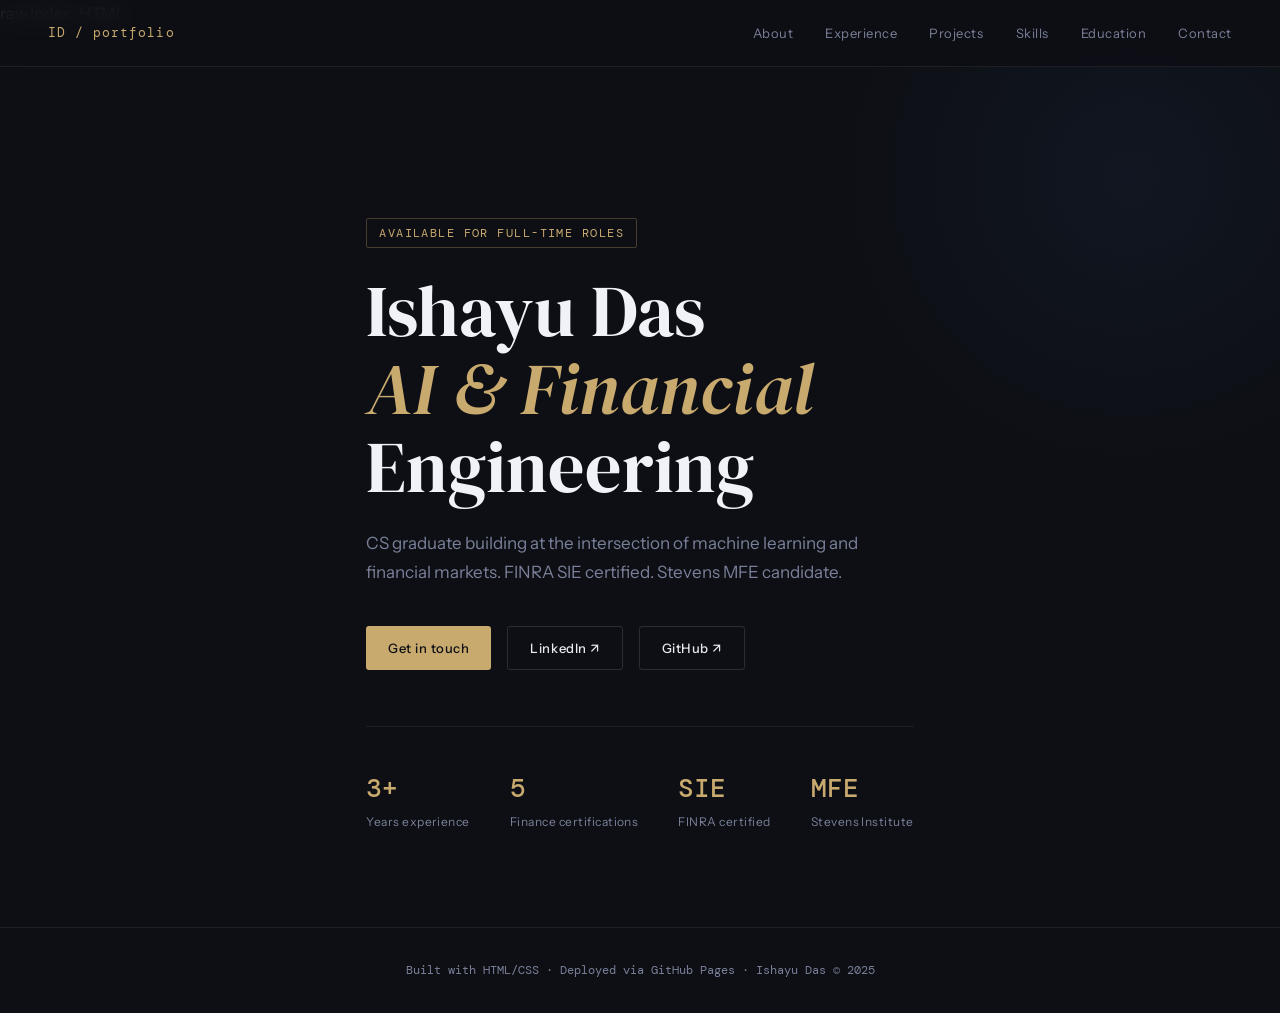
<file: index.html>
raw
Index · HTML
<!DOCTYPE html>
<html lang="en">
<head>
  <meta charset="UTF-8" />
  <meta name="viewport" content="width=device-width, initial-scale=1.0" />
  <title>Ishayu Das — AI & Financial Engineering</title>
  <link rel="preconnect" href="https://fonts.googleapis.com" />
  <link rel="preconnect" href="https://fonts.gstatic.com" crossorigin />
  <link href="https://fonts.googleapis.com/css2?family=DM+Serif+Display:ital@0;1&family=DM+Mono:wght@400;500&family=Instrument+Sans:wght@400;500;600&display=swap" rel="stylesheet" />
  <link rel="stylesheet" href="style.css" />
</head>
<body>
 
  <section id="hero">
    <div class="container">
      <div class="hero-tag">Available for full-time roles</div>
      <h1>Ishayu Das<br><em>AI &amp; Financial</em><br>Engineering</h1>
      <p class="hero-sub">CS graduate building at the intersection of machine learning and financial markets. FINRA SIE certified. Stevens MFE candidate.</p>
      <div class="hero-links">
        <a href="contact.html" class="btn btn-primary">Get in touch</a>
        <a href="https://linkedin.com/in/ishayudas" target="_blank" class="btn btn-ghost">LinkedIn ↗</a>
        <a href="https://github.com/ishayudas" target="_blank" class="btn btn-ghost">GitHub ↗</a>
      </div>
      <div class="hero-stats">
        <div>
          <div class="stat-num">3+</div>
          <div class="stat-label">Years experience</div>
        </div>
        <div>
          <div class="stat-num">5</div>
          <div class="stat-label">Finance certifications</div>
        </div>
        <div>
          <div class="stat-num">SIE</div>
          <div class="stat-label">FINRA certified</div>
        </div>
        <div>
          <div class="stat-num">MFE</div>
          <div class="stat-label">Stevens Institute</div>
        </div>
      </div>
    </div>
  </section>
 
  <script src="nav.js"></script>
</body>
</html>
</file>
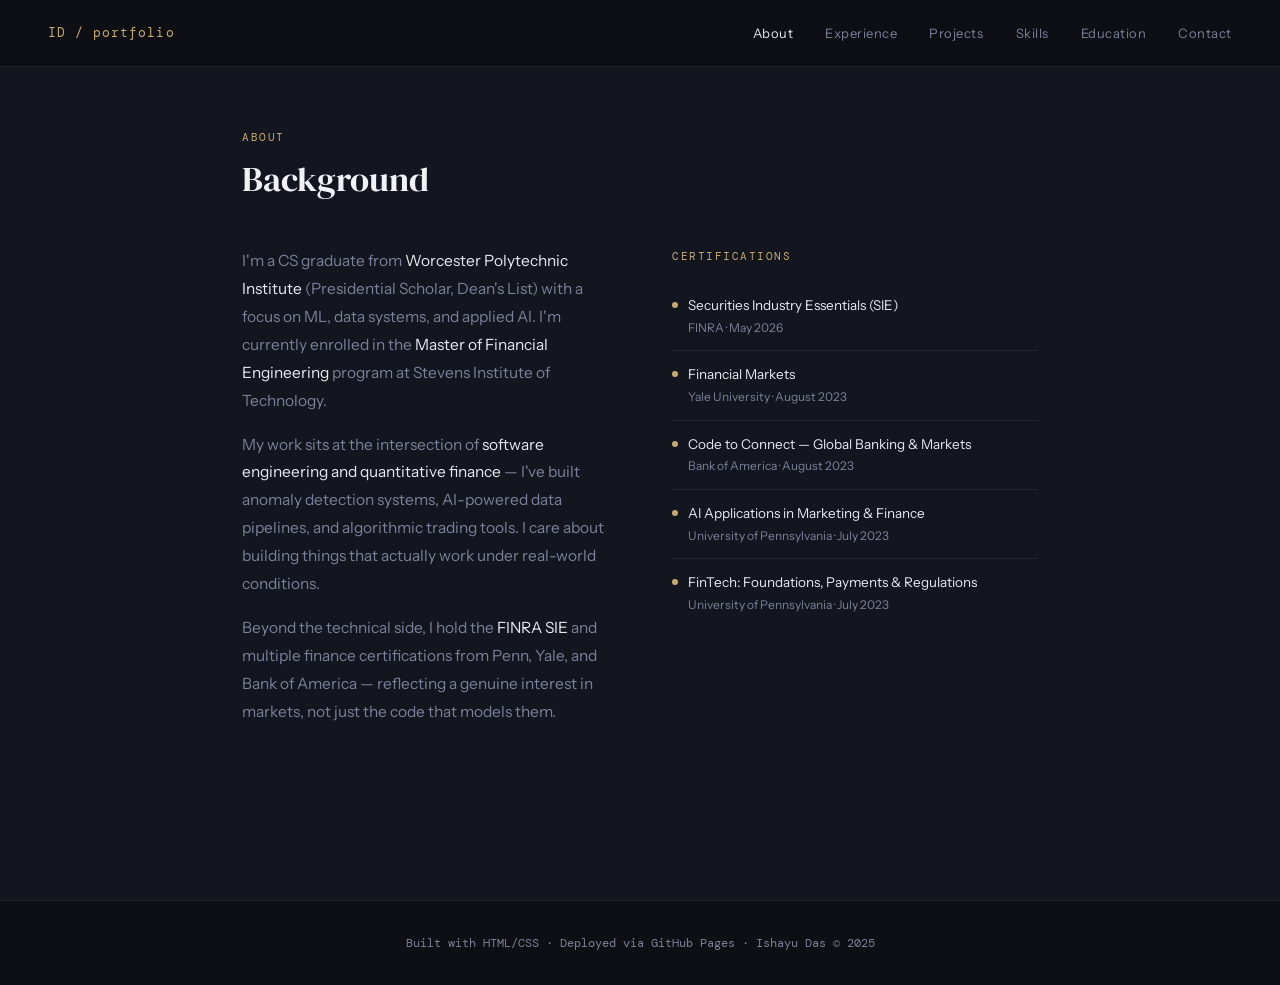
<file: about.html>
<!DOCTYPE html>
<html lang="en">
<head>
  <meta charset="UTF-8" />
  <meta name="viewport" content="width=device-width, initial-scale=1.0" />
  <title>About — Ishayu Das</title>
  <link rel="preconnect" href="https://fonts.googleapis.com" />
  <link rel="preconnect" href="https://fonts.gstatic.com" crossorigin />
  <link href="https://fonts.googleapis.com/css2?family=DM+Serif+Display:ital@0;1&family=DM+Mono:wght@400;500&family=Instrument+Sans:wght@400;500;600&display=swap" rel="stylesheet" />
  <link rel="stylesheet" href="style.css" />
</head>
<body>

  <section id="about" class="page-section">
    <div class="container fade-in">
      <div class="section-label">about</div>
      <h2>Background</h2>
      <div class="about-grid">
        <div class="about-text">
          <p>I'm a CS graduate from <span>Worcester Polytechnic Institute</span> (Presidential Scholar, Dean's List) with a focus on ML, data systems, and applied AI. I'm currently enrolled in the <span>Master of Financial Engineering</span> program at Stevens Institute of Technology.</p>
          <p>My work sits at the intersection of <span>software engineering and quantitative finance</span> — I've built anomaly detection systems, AI-powered data pipelines, and algorithmic trading tools. I care about building things that actually work under real-world conditions.</p>
          <p>Beyond the technical side, I hold the <span>FINRA SIE</span> and multiple finance certifications from Penn, Yale, and Bank of America — reflecting a genuine interest in markets, not just the code that models them.</p>
        </div>
        <div>
          <div class="section-label" style="margin-bottom:1rem;">Certifications</div>
          <ul class="cert-list">
            <li>
              <span class="cert-dot"></span>
              <div>
                <div class="cert-name">Securities Industry Essentials (SIE)</div>
                <div class="cert-issuer">FINRA · May 2026</div>
              </div>
            </li>
            <li>
              <span class="cert-dot"></span>
              <div>
                <div class="cert-name">Financial Markets</div>
                <div class="cert-issuer">Yale University · August 2023</div>
              </div>
            </li>
            <li>
              <span class="cert-dot"></span>
              <div>
                <div class="cert-name">Code to Connect — Global Banking &amp; Markets</div>
                <div class="cert-issuer">Bank of America · August 2023</div>
              </div>
            </li>
            <li>
              <span class="cert-dot"></span>
              <div>
                <div class="cert-name">AI Applications in Marketing &amp; Finance</div>
                <div class="cert-issuer">University of Pennsylvania · July 2023</div>
              </div>
            </li>
            <li>
              <span class="cert-dot"></span>
              <div>
                <div class="cert-name">FinTech: Foundations, Payments &amp; Regulations</div>
                <div class="cert-issuer">University of Pennsylvania · July 2023</div>
              </div>
            </li>
          </ul>
        </div>
      </div>
    </div>
  </section>

  <script src="nav.js"></script>
</body>
</html>
</file>
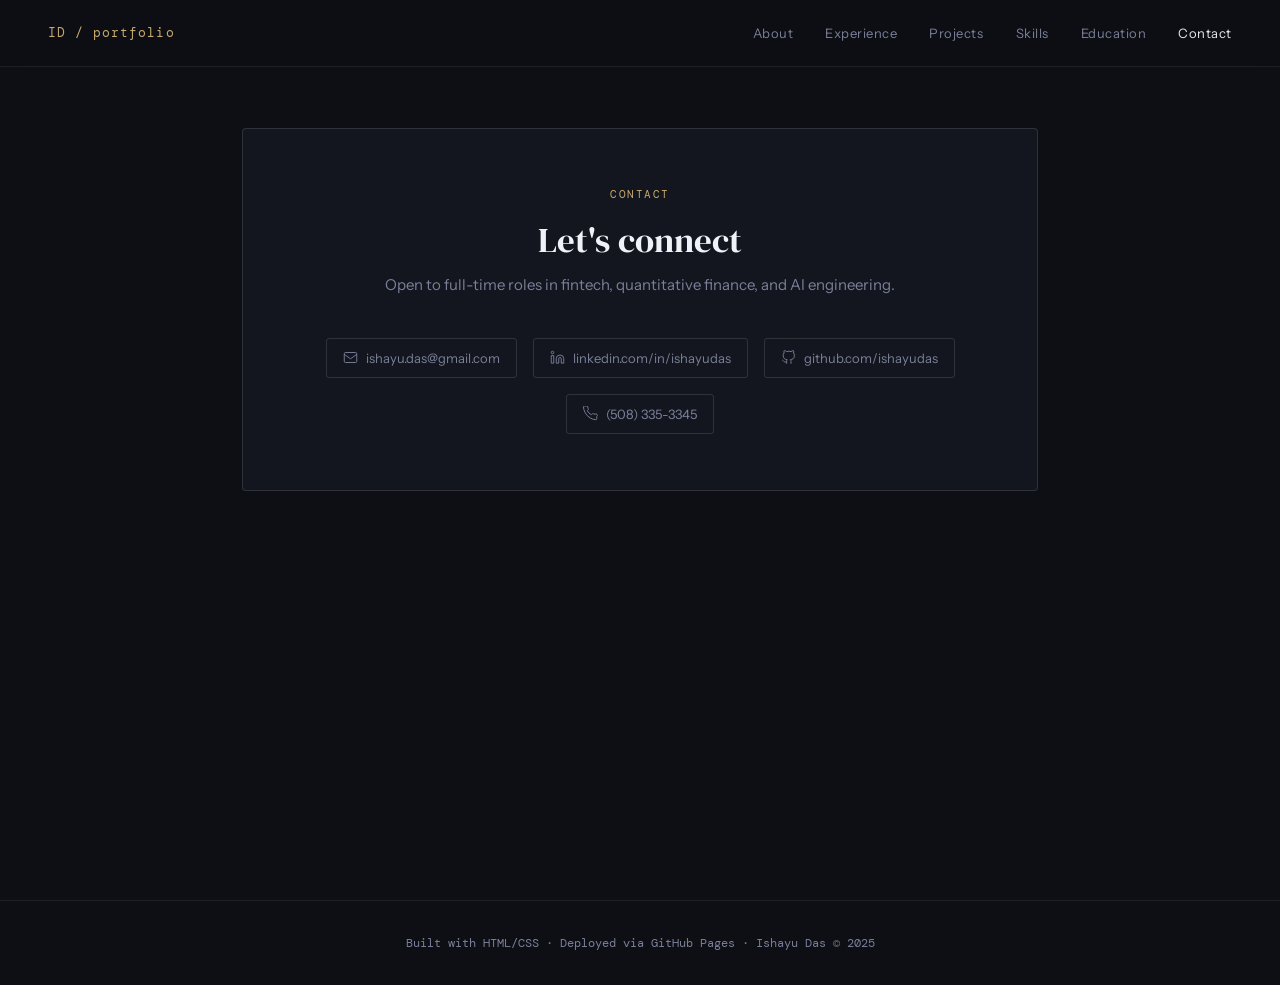
<file: contact.html>
<!DOCTYPE html>
<html lang="en">
<head>
  <meta charset="UTF-8" />
  <meta name="viewport" content="width=device-width, initial-scale=1.0" />
  <title>Contact — Ishayu Das</title>
  <link rel="preconnect" href="https://fonts.googleapis.com" />
  <link rel="preconnect" href="https://fonts.gstatic.com" crossorigin />
  <link href="https://fonts.googleapis.com/css2?family=DM+Serif+Display:ital@0;1&family=DM+Mono:wght@400;500&family=Instrument+Sans:wght@400;500;600&display=swap" rel="stylesheet" />
  <link rel="stylesheet" href="style.css" />
</head>
<body>

  <section id="contact" class="page-section">
    <div class="container fade-in">
      <div class="contact-inner">
        <div class="section-label" style="text-align:center; margin-bottom:1rem;">contact</div>
        <h2 style="margin-bottom:0.75rem;">Let's connect</h2>
        <p class="contact-sub">Open to full-time roles in fintech, quantitative finance, and AI engineering.</p>
        <div class="contact-links">
          <a href="mailto:ishayu.das@gmail.com" class="contact-link">
            <svg viewBox="0 0 24 24" fill="none" stroke="currentColor" stroke-width="1.5"><rect x="2" y="4" width="20" height="16" rx="2"/><path d="M2 7l10 7 10-7"/></svg>
            ishayu.das@gmail.com
          </a>
          <a href="linkedin.com/in/ishayu-das-88b687170/" target="_blank" class="contact-link">
            <svg viewBox="0 0 24 24" fill="none" stroke="currentColor" stroke-width="1.5"><path d="M16 8a6 6 0 016 6v7h-4v-7a2 2 0 00-2-2 2 2 0 00-2 2v7h-4v-7a6 6 0 016-6zM2 9h4v12H2z"/><circle cx="4" cy="4" r="2"/></svg>
            linkedin.com/in/ishayudas
          </a>
          <a href="https://github.com/IshayuD" target="_blank" class="contact-link">
            <svg viewBox="0 0 24 24" fill="none" stroke="currentColor" stroke-width="1.5"><path d="M9 19c-5 1.5-5-2.5-7-3m14 6v-3.87a3.37 3.37 0 00-.94-2.61c3.14-.35 6.44-1.54 6.44-7A5.44 5.44 0 0020 4.77 5.07 5.07 0 0019.91 1S18.73.65 16 2.48a13.38 13.38 0 00-7 0C6.27.65 5.09 1 5.09 1A5.07 5.07 0 005 4.77a5.44 5.44 0 00-1.5 3.78c0 5.42 3.3 6.61 6.44 7A3.37 3.37 0 009 18.13V22"/></svg>
            github.com/ishayudas
          </a>
          <a href="tel:(508)335-3345" class="contact-link">
            <svg viewBox="0 0 24 24" fill="none" stroke="currentColor" stroke-width="1.5"><path d="M22 16.92v3a2 2 0 01-2.18 2 19.79 19.79 0 01-8.63-3.07A19.5 19.5 0 013.07 9.81 19.79 19.79 0 01.67 1.18 2 2 0 012.68 0h3a2 2 0 012 1.72c.127.96.361 1.903.7 2.81a2 2 0 01-.45 2.11L6.91 7.61a16 16 0 006.29 6.29l1.02-1.02a2 2 0 012.11-.45c.907.339 1.85.573 2.81.7A2 2 0 0122 16.92z"/></svg>
            (508) 335-3345
          </a>
        </div>
      </div>
    </div>
  </section>

  <script src="nav.js"></script>
</body>
</html>
</file>
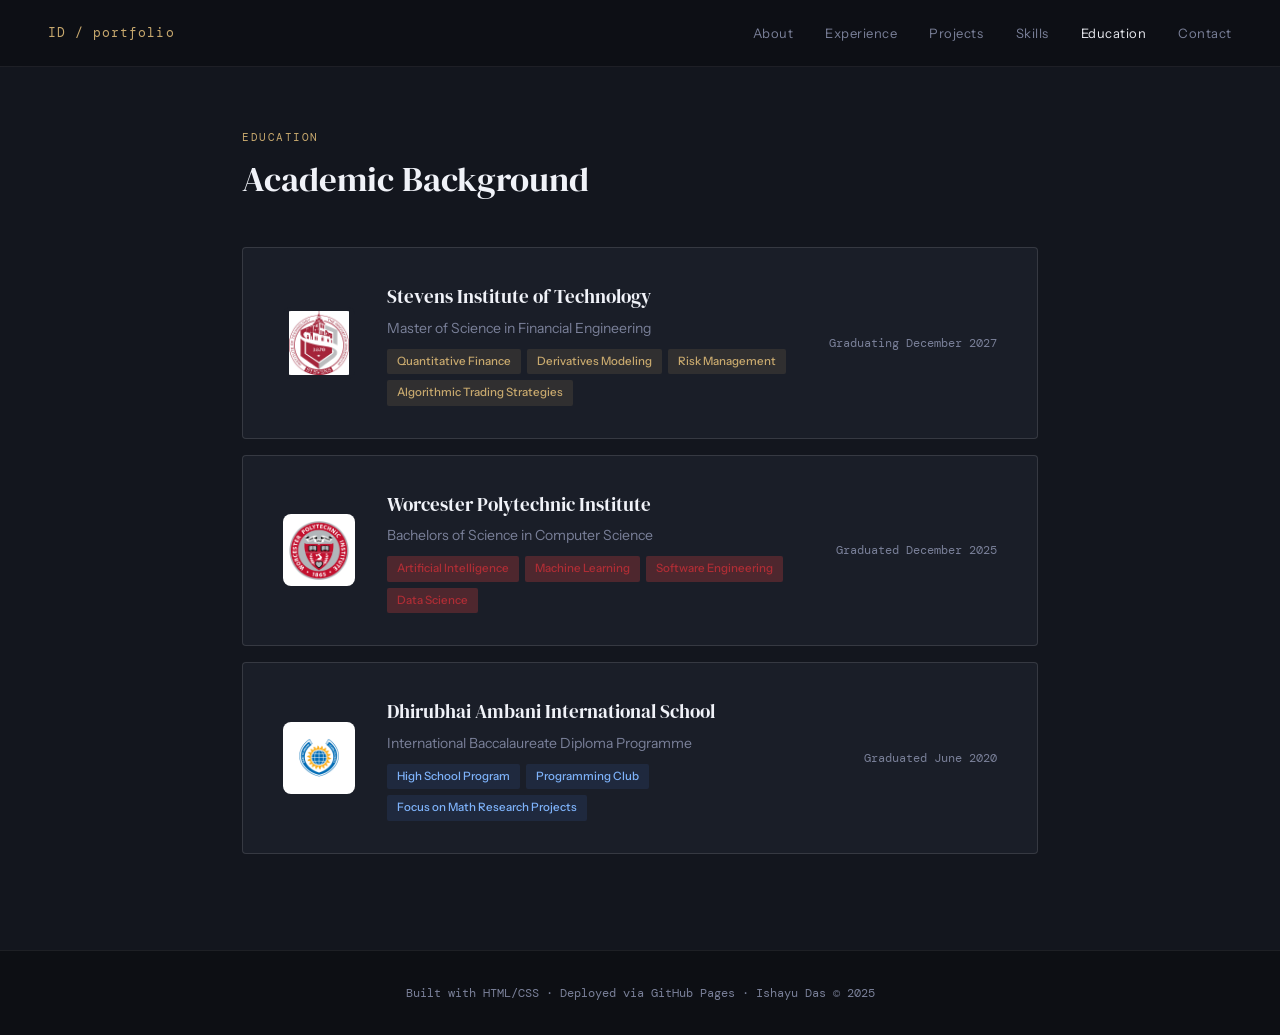
<file: education.html>
<!DOCTYPE html>
<html lang="en">
<head>
  <meta charset="UTF-8" />
  <meta name="viewport" content="width=device-width, initial-scale=1.0" />
  <title>Education — Ishayu Das</title>
  <link rel="preconnect" href="https://fonts.googleapis.com" />
  <link rel="preconnect" href="https://fonts.gstatic.com" crossorigin />
  <link href="https://fonts.googleapis.com/css2?family=DM+Serif+Display:ital@0;1&family=DM+Mono:wght@400;500&family=Instrument+Sans:wght@400;500;600&display=swap" rel="stylesheet" />
  <link rel="stylesheet" href="style.css" />
  <style>
    .edu-card {
      display: flex;
      align-items: center;
      gap: 2rem;
      flex-wrap: wrap;
    }
    .edu-logo {
      width: 72px;
      height: 72px;
      object-fit: contain;
      border-radius: 8px;
      background: #fff;
      padding: 6px;
      flex-shrink: 0;
    }
    .edu-logo.dark-bg {
      background: #1a1e28;
      padding: 4px;
    }
    .edu-body { flex: 1; min-width: 200px; }
    .edu-right { margin-left: auto; }
  </style>
</head>
<body>

  <section id="education" class="page-section">
    <div class="container fade-in">
      <div class="section-label">education</div>
      <h2>Academic Background</h2>

      <!-- Stevens -->
      <div class="edu-card" style="background: var(--bg3); border: 0.5px solid var(--border2); border-radius: 4px; padding: 2rem 2.5rem; margin-bottom: 1rem;">
        <img src="images/stevens.jpg" alt="Stevens Institute of Technology logo" class="edu-logo dark-bg" />
        <div class="edu-body">
          <div class="edu-school">Stevens Institute of Technology</div>
          <div class="edu-degree">Master of Science in Financial Engineering</div>
          <div class="edu-badges">
            <span class="badge badge-gold">Quantitative Finance</span>
            <span class="badge badge-gold">Derivatives Modeling</span>
            <span class="badge badge-gold">Risk Management</span>
            <span class="badge badge-gold">Algorithmic Trading Strategies</span>
          </div>
        </div>
        <div class="edu-right edu-date">Graduating December 2027</div>
      </div>

      <!-- WPI -->
      <div class="edu-card" style="background: var(--bg3); border: 0.5px solid var(--border2); border-radius: 4px; padding: 2rem 2.5rem; margin-bottom: 1rem;">
        <img src="images/wpi.png" alt="Worcester Polytechnic Institute logo" class="edu-logo" />
        <div class="edu-body">
          <div class="edu-school">Worcester Polytechnic Institute</div>
          <div class="edu-degree">Bachelors of Science in Computer Science</div>
          <div class="edu-badges">
            <span class="badge badge-red">Artificial Intelligence</span>
            <span class="badge badge-red">Machine Learning</span>
            <span class="badge badge-red">Software Engineering</span>
            <span class="badge badge-red">Data Science</span>
          </div>
        </div>
        <div class="edu-right edu-date">Graduated December 2025</div>
      </div>

      <!-- DAIS -->
      <div class="edu-card" style="background: var(--bg3); border: 0.5px solid var(--border2); border-radius: 4px; padding: 2rem 2.5rem; margin-bottom: 1rem;">
        <img src="images/dais.png" alt="Dhirubhai Ambani International School logo" class="edu-logo" />
        <div class="edu-body">
          <div class="edu-school">Dhirubhai Ambani International School</div>
          <div class="edu-degree">International Baccalaureate Diploma Programme</div>
          <div class="edu-badges">
            <span class="badge badge-blue">High School Program</span>
            <span class="badge badge-blue">Programming Club</span>
            <span class="badge badge-blue">Focus on Math Research Projects</span>
          </div>
        </div>
        <div class="edu-right edu-date">Graduated June 2020</div>
      </div>

    </div>
  </section>

  <script src="nav.js"></script>
</body>
</html>
</file>
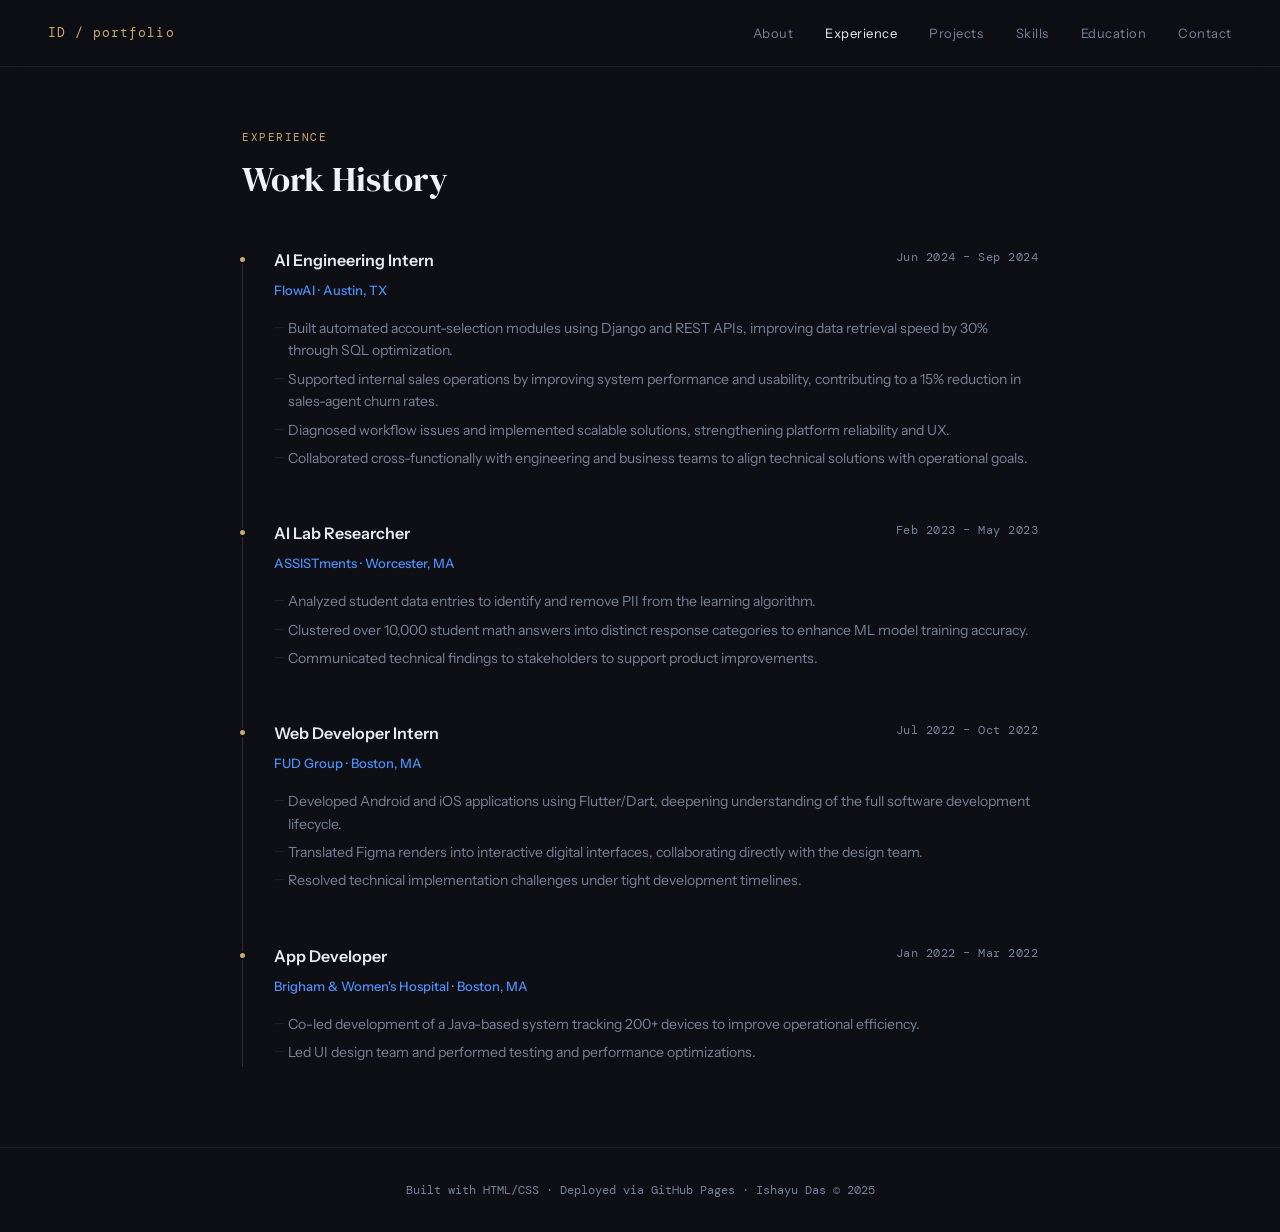
<file: experience.html>
<!DOCTYPE html>
<html lang="en">
<head>
  <meta charset="UTF-8" />
  <meta name="viewport" content="width=device-width, initial-scale=1.0" />
  <title>Experience — Ishayu Das</title>
  <link rel="preconnect" href="https://fonts.googleapis.com" />
  <link rel="preconnect" href="https://fonts.gstatic.com" crossorigin />
  <link href="https://fonts.googleapis.com/css2?family=DM+Serif+Display:ital@0;1&family=DM+Mono:wght@400;500&family=Instrument+Sans:wght@400;500;600&display=swap" rel="stylesheet" />
  <link rel="stylesheet" href="style.css" />
</head>
<body>

  <section id="experience" class="page-section">
    <div class="container fade-in">
      <div class="section-label">experience</div>
      <h2>Work History</h2>
      <div class="timeline">

        <div class="job">
          <div class="job-header">
            <span class="job-title">AI Engineering Intern</span>
            <span class="job-date">Jun 2024 – Sep 2024</span>
          </div>
          <div class="job-company">FlowAI · Austin, TX</div>
          <ul class="job-bullets">
            <li>Built automated account-selection modules using Django and REST APIs, improving data retrieval speed by 30% through SQL optimization.</li>
            <li>Supported internal sales operations by improving system performance and usability, contributing to a 15% reduction in sales-agent churn rates.</li>
            <li>Diagnosed workflow issues and implemented scalable solutions, strengthening platform reliability and UX.</li>
            <li>Collaborated cross-functionally with engineering and business teams to align technical solutions with operational goals.</li>
          </ul>
        </div>

        <div class="job">
          <div class="job-header">
            <span class="job-title">AI Lab Researcher</span>
            <span class="job-date">Feb 2023 – May 2023</span>
          </div>
          <div class="job-company">ASSISTments · Worcester, MA</div>
          <ul class="job-bullets">
            <li>Analyzed student data entries to identify and remove PII from the learning algorithm.</li>
            <li>Clustered over 10,000 student math answers into distinct response categories to enhance ML model training accuracy.</li>
            <li>Communicated technical findings to stakeholders to support product improvements.</li>
          </ul>
        </div>

        <div class="job">
          <div class="job-header">
            <span class="job-title">Web Developer Intern</span>
            <span class="job-date">Jul 2022 – Oct 2022</span>
          </div>
          <div class="job-company">FUD Group · Boston, MA</div>
          <ul class="job-bullets">
            <li>Developed Android and iOS applications using Flutter/Dart, deepening understanding of the full software development lifecycle.</li>
            <li>Translated Figma renders into interactive digital interfaces, collaborating directly with the design team.</li>
            <li>Resolved technical implementation challenges under tight development timelines.</li>
          </ul>
        </div>

        <div class="job">
          <div class="job-header">
            <span class="job-title">App Developer</span>
            <span class="job-date">Jan 2022 – Mar 2022</span>
          </div>
          <div class="job-company">Brigham &amp; Women's Hospital · Boston, MA</div>
          <ul class="job-bullets">
            <li>Co-led development of a Java-based system tracking 200+ devices to improve operational efficiency.</li>
            <li>Led UI design team and performed testing and performance optimizations.</li>
          </ul>
        </div>

      </div>
    </div>
  </section>

  <script src="nav.js"></script>
</body>
</html>
</file>
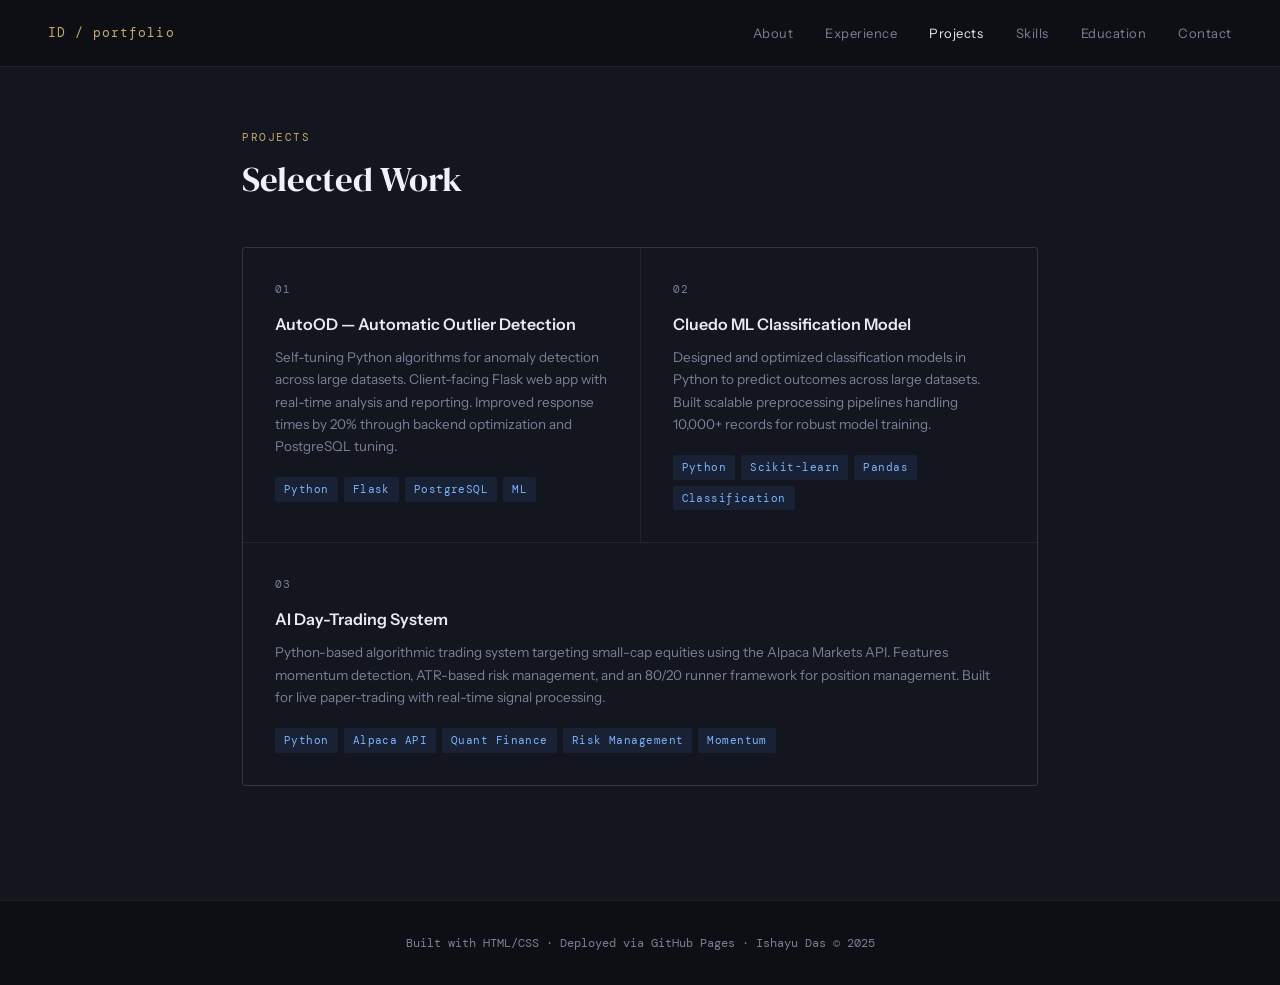
<file: projects.html>
<!DOCTYPE html>
<html lang="en">
<head>
  <meta charset="UTF-8" />
  <meta name="viewport" content="width=device-width, initial-scale=1.0" />
  <title>Projects — Ishayu Das</title>
  <link rel="preconnect" href="https://fonts.googleapis.com" />
  <link rel="preconnect" href="https://fonts.gstatic.com" crossorigin />
  <link href="https://fonts.googleapis.com/css2?family=DM+Serif+Display:ital@0;1&family=DM+Mono:wght@400;500&family=Instrument+Sans:wght@400;500;600&display=swap" rel="stylesheet" />
  <link rel="stylesheet" href="style.css" />
</head>
<body>

  <section id="projects" class="page-section">
    <div class="container fade-in">
      <div class="section-label">projects</div>
      <h2>Selected Work</h2>
      <div class="projects-grid">

        <div class="project-card">
          <div class="project-num">01</div>
          <div class="project-name">AutoOD — Automatic Outlier Detection</div>
          <div class="project-desc">Self-tuning Python algorithms for anomaly detection across large datasets. Client-facing Flask web app with real-time analysis and reporting. Improved response times by 20% through backend optimization and PostgreSQL tuning.</div>
          <div class="tag-row">
            <span class="tag">Python</span>
            <span class="tag">Flask</span>
            <span class="tag">PostgreSQL</span>
            <span class="tag">ML</span>
          </div>
        </div>

        <div class="project-card">
          <div class="project-num">02</div>
          <div class="project-name">Cluedo ML Classification Model</div>
          <div class="project-desc">Designed and optimized classification models in Python to predict outcomes across large datasets. Built scalable preprocessing pipelines handling 10,000+ records for robust model training.</div>
          <div class="tag-row">
            <span class="tag">Python</span>
            <span class="tag">Scikit-learn</span>
            <span class="tag">Pandas</span>
            <span class="tag">Classification</span>
          </div>
        </div>

        <div class="project-card full">
          <div class="project-num">03</div>
          <div class="project-name">AI Day-Trading System</div>
          <div class="project-desc">Python-based algorithmic trading system targeting small-cap equities using the Alpaca Markets API. Features momentum detection, ATR-based risk management, and an 80/20 runner framework for position management. Built for live paper-trading with real-time signal processing.</div>
          <div class="tag-row">
            <span class="tag">Python</span>
            <span class="tag">Alpaca API</span>
            <span class="tag">Quant Finance</span>
            <span class="tag">Risk Management</span>
            <span class="tag">Momentum</span>
          </div>
        </div>

      </div>
    </div>
  </section>

  <script src="nav.js"></script>
</body>
</html>
</file>
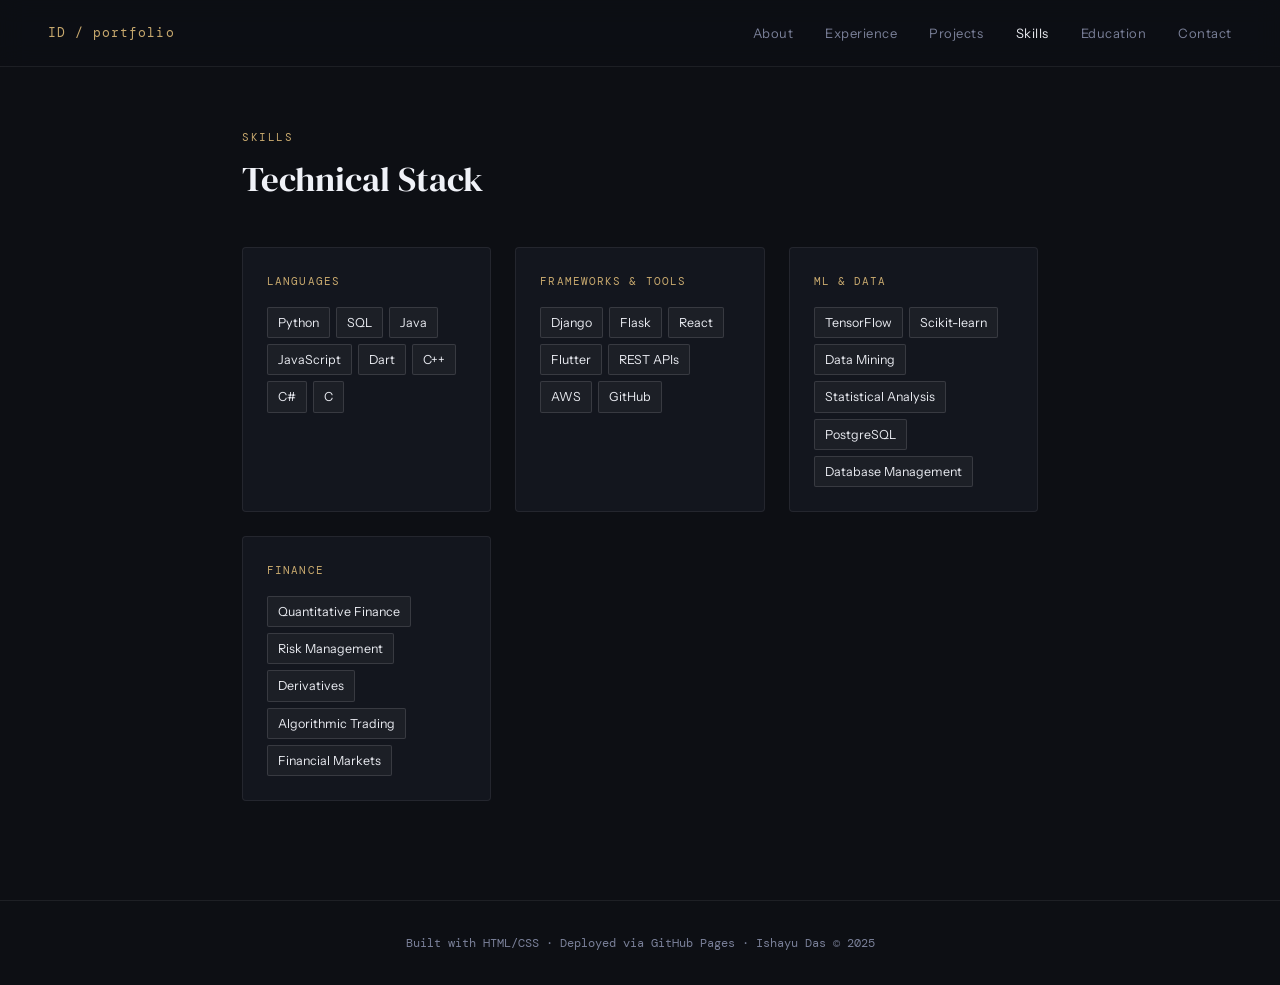
<file: skills.html>
<!DOCTYPE html>
<html lang="en">
<head>
  <meta charset="UTF-8" />
  <meta name="viewport" content="width=device-width, initial-scale=1.0" />
  <title>Skills — Ishayu Das</title>
  <link rel="preconnect" href="https://fonts.googleapis.com" />
  <link rel="preconnect" href="https://fonts.gstatic.com" crossorigin />
  <link href="https://fonts.googleapis.com/css2?family=DM+Serif+Display:ital@0;1&family=DM+Mono:wght@400;500&family=Instrument+Sans:wght@400;500;600&display=swap" rel="stylesheet" />
  <link rel="stylesheet" href="style.css" />
</head>
<body>

  <section id="skills" class="page-section">
    <div class="container fade-in">
      <div class="section-label">skills</div>
      <h2>Technical Stack</h2>
      <div class="skills-grid">
        <div class="skill-group">
          <div class="skill-group-label">Languages</div>
          <div class="skill-pills">
            <span class="skill-pill">Python</span>
            <span class="skill-pill">SQL</span>
            <span class="skill-pill">Java</span>
            <span class="skill-pill">JavaScript</span>
            <span class="skill-pill">Dart</span>
            <span class="skill-pill">C++</span>
            <span class="skill-pill">C#</span>
            <span class="skill-pill">C</span>
          </div>
        </div>
        <div class="skill-group">
          <div class="skill-group-label">Frameworks &amp; Tools</div>
          <div class="skill-pills">
            <span class="skill-pill">Django</span>
            <span class="skill-pill">Flask</span>
            <span class="skill-pill">React</span>
            <span class="skill-pill">Flutter</span>
            <span class="skill-pill">REST APIs</span>
            <span class="skill-pill">AWS</span>
            <span class="skill-pill">GitHub</span>
          </div>
        </div>
        <div class="skill-group">
          <div class="skill-group-label">ML &amp; Data</div>
          <div class="skill-pills">
            <span class="skill-pill">TensorFlow</span>
            <span class="skill-pill">Scikit-learn</span>
            <span class="skill-pill">Data Mining</span>
            <span class="skill-pill">Statistical Analysis</span>
            <span class="skill-pill">PostgreSQL</span>
            <span class="skill-pill">Database Management</span>
          </div>
        </div>
        <div class="skill-group">
          <div class="skill-group-label">Finance</div>
          <div class="skill-pills">
            <span class="skill-pill">Quantitative Finance</span>
            <span class="skill-pill">Risk Management</span>
            <span class="skill-pill">Derivatives</span>
            <span class="skill-pill">Algorithmic Trading</span>
            <span class="skill-pill">Financial Markets</span>
          </div>
        </div>
      </div>
    </div>
  </section>

  <script src="nav.js"></script>
</body>
</html>
</file>
<file: style.css>
*, *::before, *::after { box-sizing: border-box; margin: 0; padding: 0; }

:root {
  --bg: #0d0f14;
  --bg2: #13161e;
  --bg3: #1a1e28;
  --border: rgba(255,255,255,0.07);
  --border2: rgba(255,255,255,0.12);
  --text: #e8eaf0;
  --muted: #7a8099;
  --accent: #c8a96e;
  --accent2: #4f8ef7;
  --tag-bg: rgba(79,142,247,0.1);
  --tag-text: #7eb3fb;
  --serif: 'DM Serif Display', Georgia, serif;
  --sans: 'Instrument Sans', sans-serif;
  --mono: 'DM Mono', monospace;
}

html { scroll-behavior: smooth; }

body {
  background: var(--bg);
  color: var(--text);
  font-family: var(--sans);
  font-size: 16px;
  line-height: 1.7;
  -webkit-font-smoothing: antialiased;
}

/* ── NAV ── */
nav {
  position: fixed;
  top: 0; left: 0; right: 0;
  z-index: 100;
  display: flex;
  align-items: center;
  justify-content: space-between;
  padding: 1.2rem 3rem;
  background: rgba(13,15,20,0.85);
  backdrop-filter: blur(12px);
  border-bottom: 0.5px solid var(--border);
}
.nav-logo {
  font-family: var(--mono);
  font-size: 13px;
  color: var(--accent);
  letter-spacing: 0.08em;
  text-decoration: none;
}
.nav-links { display: flex; gap: 2rem; list-style: none; }
.nav-links a {
  font-size: 13px;
  color: var(--muted);
  text-decoration: none;
  letter-spacing: 0.04em;
  transition: color 0.2s;
}
.nav-links a:hover,
.nav-links a.active { color: var(--text); }

/* ── LAYOUT ── */
.page-section {
  padding: 8rem 0 5rem;
  min-height: 100vh;
}
.container { max-width: 860px; margin: 0 auto; padding: 0 2rem; }

/* ── SECTION LABELS & HEADINGS ── */
.section-label {
  font-family: var(--mono);
  font-size: 11px;
  letter-spacing: 0.14em;
  text-transform: uppercase;
  color: var(--accent);
  margin-bottom: 0.75rem;
}
h1 {
  font-family: var(--serif);
  font-size: clamp(2.8rem, 6vw, 4.5rem);
  font-weight: 400;
  line-height: 1.08;
  color: #f0f2f8;
  margin-bottom: 1.5rem;
}
h1 em { font-style: italic; color: var(--accent); }
h2 {
  font-family: var(--serif);
  font-size: 2.2rem;
  font-weight: 400;
  color: #f0f2f8;
  margin-bottom: 3rem;
  line-height: 1.15;
}

/* ── BUTTONS ── */
.btn {
  display: inline-flex;
  align-items: center;
  gap: 8px;
  font-family: var(--sans);
  font-size: 13px;
  font-weight: 500;
  letter-spacing: 0.04em;
  padding: 10px 22px;
  border-radius: 3px;
  text-decoration: none;
  transition: all 0.2s;
  cursor: pointer;
  border: none;
}
.btn-primary { background: var(--accent); color: #0d0f14; }
.btn-primary:hover { background: #d9bc85; }
.btn-ghost { background: transparent; color: var(--text); border: 0.5px solid var(--border2); }
.btn-ghost:hover { background: var(--bg3); border-color: rgba(255,255,255,0.2); }

/* ── TAGS & BADGES ── */
.tag {
  font-family: var(--mono);
  font-size: 11px;
  padding: 3px 9px;
  background: var(--tag-bg);
  color: var(--tag-text);
  border-radius: 2px;
  letter-spacing: 0.04em;
}
.tag-row { display: flex; flex-wrap: wrap; gap: 6px; }
.badge { font-size: 11.5px; padding: 3px 10px; border-radius: 2px; font-weight: 500; }
.badge-gold { background: rgba(200,169,110,0.12); color: var(--accent); }
.badge-blue { background: var(--tag-bg); color: var(--tag-text); }
.badge-red { background: rgba(155, 54, 57, 0.4); color: #af2d35; }

/* ── FOOTER ── */
footer {
  padding: 2rem;
  text-align: center;
  border-top: 0.5px solid var(--border);
  font-family: var(--mono);
  font-size: 12px;
  color: var(--muted);
}

/* ── FADE IN ── */
.fade-in { opacity: 0; transform: translateY(20px); transition: opacity 0.6s ease, transform 0.6s ease; }
.fade-in.visible { opacity: 1; transform: translateY(0); }

/* ── HERO ── */
#hero {
  min-height: 100vh;
  display: flex;
  align-items: center;
  padding-top: 6rem;
  position: relative;
  overflow: hidden;
}
#hero::before {
  content: '';
  position: absolute;
  top: -200px; right: -200px;
  width: 700px; height: 700px;
  background: radial-gradient(circle, rgba(79,142,247,0.06) 0%, transparent 60%);
  pointer-events: none;
}
.hero-tag {
  display: inline-block;
  font-family: var(--mono);
  font-size: 12px;
  color: var(--accent);
  letter-spacing: 0.12em;
  text-transform: uppercase;
  border: 0.5px solid rgba(200,169,110,0.3);
  padding: 4px 12px;
  border-radius: 2px;
  margin-bottom: 1.5rem;
}
.hero-sub {
  font-size: 17px;
  color: var(--muted);
  max-width: 520px;
  line-height: 1.65;
  margin-bottom: 2.5rem;
}
.hero-links { display: flex; gap: 1rem; flex-wrap: wrap; }
.hero-stats {
  display: flex;
  gap: 2.5rem;
  margin-top: 3.5rem;
  padding-top: 2.5rem;
  border-top: 0.5px solid var(--border);
}
.stat-num { font-family: var(--mono); font-size: 1.6rem; color: var(--accent); font-weight: 500; }
.stat-label { font-size: 12px; color: var(--muted); letter-spacing: 0.04em; margin-top: 2px; }

/* ── ABOUT ── */
#about { background: var(--bg2); }
.about-grid { display: grid; grid-template-columns: 1fr 1fr; gap: 4rem; align-items: start; }
.about-text p { color: var(--muted); font-size: 15.5px; line-height: 1.8; margin-bottom: 1rem; }
.about-text p span { color: var(--text); }
.cert-list { list-style: none; }
.cert-list li {
  display: flex;
  align-items: flex-start;
  gap: 10px;
  padding: 12px 0;
  border-bottom: 0.5px solid var(--border);
  font-size: 13.5px;
  color: var(--muted);
}
.cert-list li:last-child { border-bottom: none; }
.cert-dot { width: 6px; height: 6px; border-radius: 50%; background: var(--accent); margin-top: 8px; flex-shrink: 0; }
.cert-name { color: var(--text); font-size: 13.5px; }
.cert-issuer { font-size: 12px; color: var(--muted); margin-top: 1px; }

/* ── EXPERIENCE ── */
#experience { background: var(--bg); }
.timeline { position: relative; }
.timeline::before {
  content: '';
  position: absolute;
  left: 0; top: 8px; bottom: 0;
  width: 0.5px;
  background: var(--border2);
}
.job { padding-left: 2rem; padding-bottom: 3rem; position: relative; }
.job:last-child { padding-bottom: 0; }
.job::before {
  content: '';
  position: absolute;
  left: -4px; top: 8px;
  width: 9px; height: 9px;
  border-radius: 50%;
  background: var(--accent);
  border: 2px solid var(--bg);
}
.job-header {
  display: flex;
  justify-content: space-between;
  align-items: flex-start;
  flex-wrap: wrap;
  gap: 4px;
  margin-bottom: 0.3rem;
}
.job-title { font-size: 16px; font-weight: 600; color: var(--text); }
.job-date { font-family: var(--mono); font-size: 12px; color: var(--muted); letter-spacing: 0.04em; }
.job-company { font-size: 13px; color: var(--accent2); margin-bottom: 0.8rem; font-weight: 500; }
.job-bullets { list-style: none; }
.job-bullets li {
  font-size: 14px;
  color: var(--muted);
  padding: 3px 0 3px 14px;
  position: relative;
  line-height: 1.6;
}
.job-bullets li::before { content: '—'; position: absolute; left: 0; color: var(--border2); font-size: 12px; }

/* ── PROJECTS ── */
#projects { background: var(--bg2); }
.projects-grid {
  display: grid;
  grid-template-columns: 1fr 1fr;
  gap: 1px;
  background: var(--border);
  border: 0.5px solid var(--border);
  border-radius: 4px;
  overflow: hidden;
}
.project-card { background: var(--bg2); padding: 2rem; transition: background 0.2s; }
.project-card:hover { background: var(--bg3); }
.project-card.full { grid-column: 1 / -1; }
.project-num { font-family: var(--mono); font-size: 11px; color: var(--muted); letter-spacing: 0.1em; margin-bottom: 0.75rem; }
.project-name { font-size: 16px; font-weight: 600; color: var(--text); margin-bottom: 0.5rem; }
.project-desc { font-size: 13.5px; color: var(--muted); line-height: 1.65; margin-bottom: 1.25rem; }

/* ── SKILLS ── */
#skills { background: var(--bg); }
.skills-grid { display: grid; grid-template-columns: repeat(3, 1fr); gap: 1.5rem; }
.skill-group { background: var(--bg2); border: 0.5px solid var(--border); border-radius: 4px; padding: 1.5rem; }
.skill-group-label { font-family: var(--mono); font-size: 11px; color: var(--accent); letter-spacing: 0.1em; text-transform: uppercase; margin-bottom: 1rem; }
.skill-pills { display: flex; flex-wrap: wrap; gap: 6px; }
.skill-pill { font-size: 12.5px; padding: 4px 10px; background: rgba(255,255,255,0.04); border: 0.5px solid var(--border2); border-radius: 2px; color: var(--text); }

/* ── EDUCATION ── */
#education { background: var(--bg2); }
.edu-card {
  background: var(--bg3);
  border: 0.5px solid var(--border2);
  border-radius: 4px;
  padding: 2rem 2.5rem;
  display: flex;
  justify-content: space-between;
  align-items: flex-start;
  flex-wrap: wrap;
  gap: 1rem;
  margin-bottom: 1rem;
}
.edu-school { font-family: var(--serif); font-size: 1.2rem; font-weight: 400; color: #f0f2f8; margin-bottom: 0.25rem; }
.edu-degree { font-size: 14px; color: var(--muted); margin-bottom: 0.5rem; }
.edu-badges { display: flex; flex-wrap: wrap; gap: 6px; margin-top: 0.5rem; }
.edu-date { font-family: var(--mono); font-size: 12px; color: var(--muted); white-space: nowrap; }

/* ── CONTACT ── */
#contact { background: var(--bg); }
.contact-inner {
  border: 0.5px solid var(--border2);
  border-radius: 4px;
  padding: 3.5rem;
  text-align: center;
  background: var(--bg2);
}
.contact-sub { color: var(--muted); font-size: 15px; margin-bottom: 2.5rem; }
.contact-links { display: flex; justify-content: center; flex-wrap: wrap; gap: 1rem; }
.contact-link {
  display: flex;
  align-items: center;
  gap: 8px;
  font-size: 13px;
  color: var(--muted);
  text-decoration: none;
  padding: 8px 16px;
  border: 0.5px solid var(--border2);
  border-radius: 3px;
  transition: all 0.2s;
}
.contact-link:hover { color: var(--text); border-color: rgba(255,255,255,0.2); background: var(--bg3); }
.contact-link svg { width: 15px; height: 15px; flex-shrink: 0; }

/* ── RESPONSIVE ── */
@media (max-width: 680px) {
  nav { padding: 1rem 1.5rem; }
  .nav-links { display: none; }
  .about-grid { grid-template-columns: 1fr; gap: 2.5rem; }
  .projects-grid { grid-template-columns: 1fr; }
  .skills-grid { grid-template-columns: 1fr 1fr; }
  .hero-stats { flex-wrap: wrap; gap: 1.5rem; }
  .contact-inner { padding: 2rem 1.5rem; }
  h2 { font-size: 1.8rem; }
}
</file>
